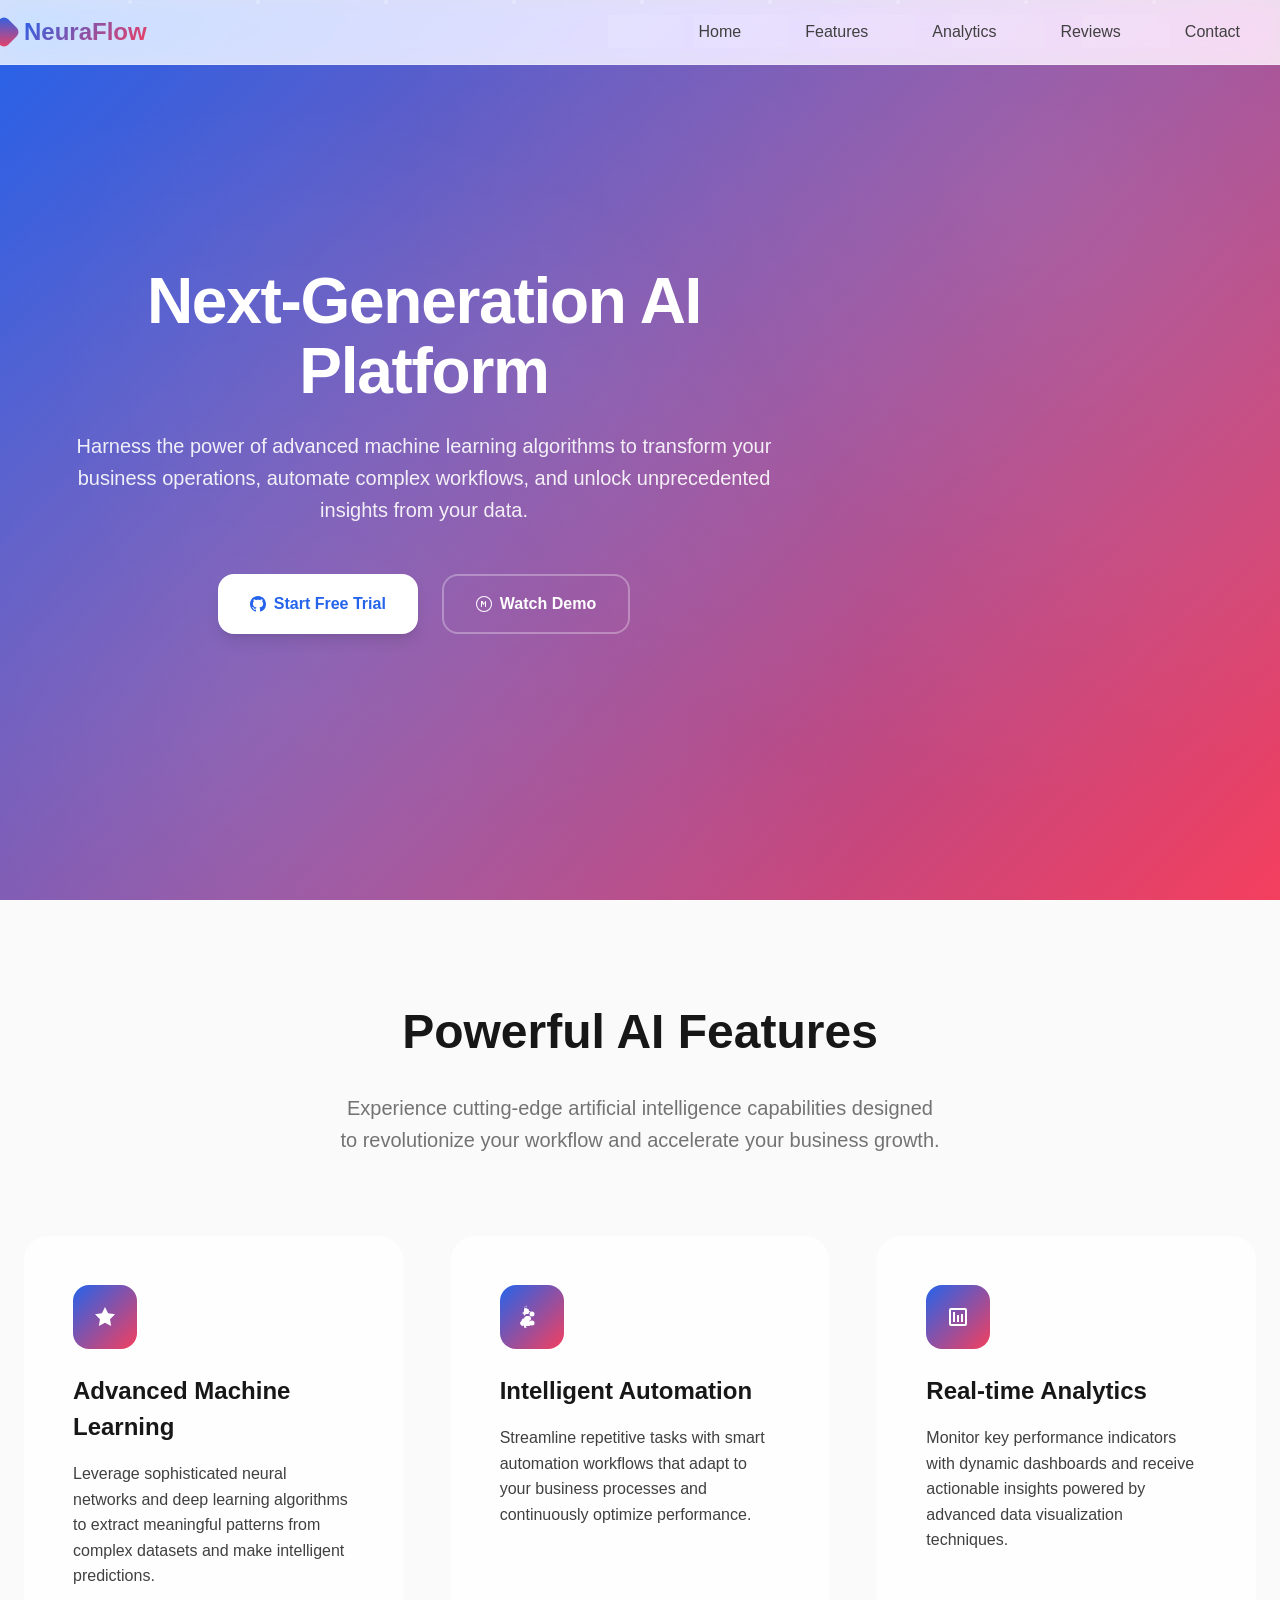
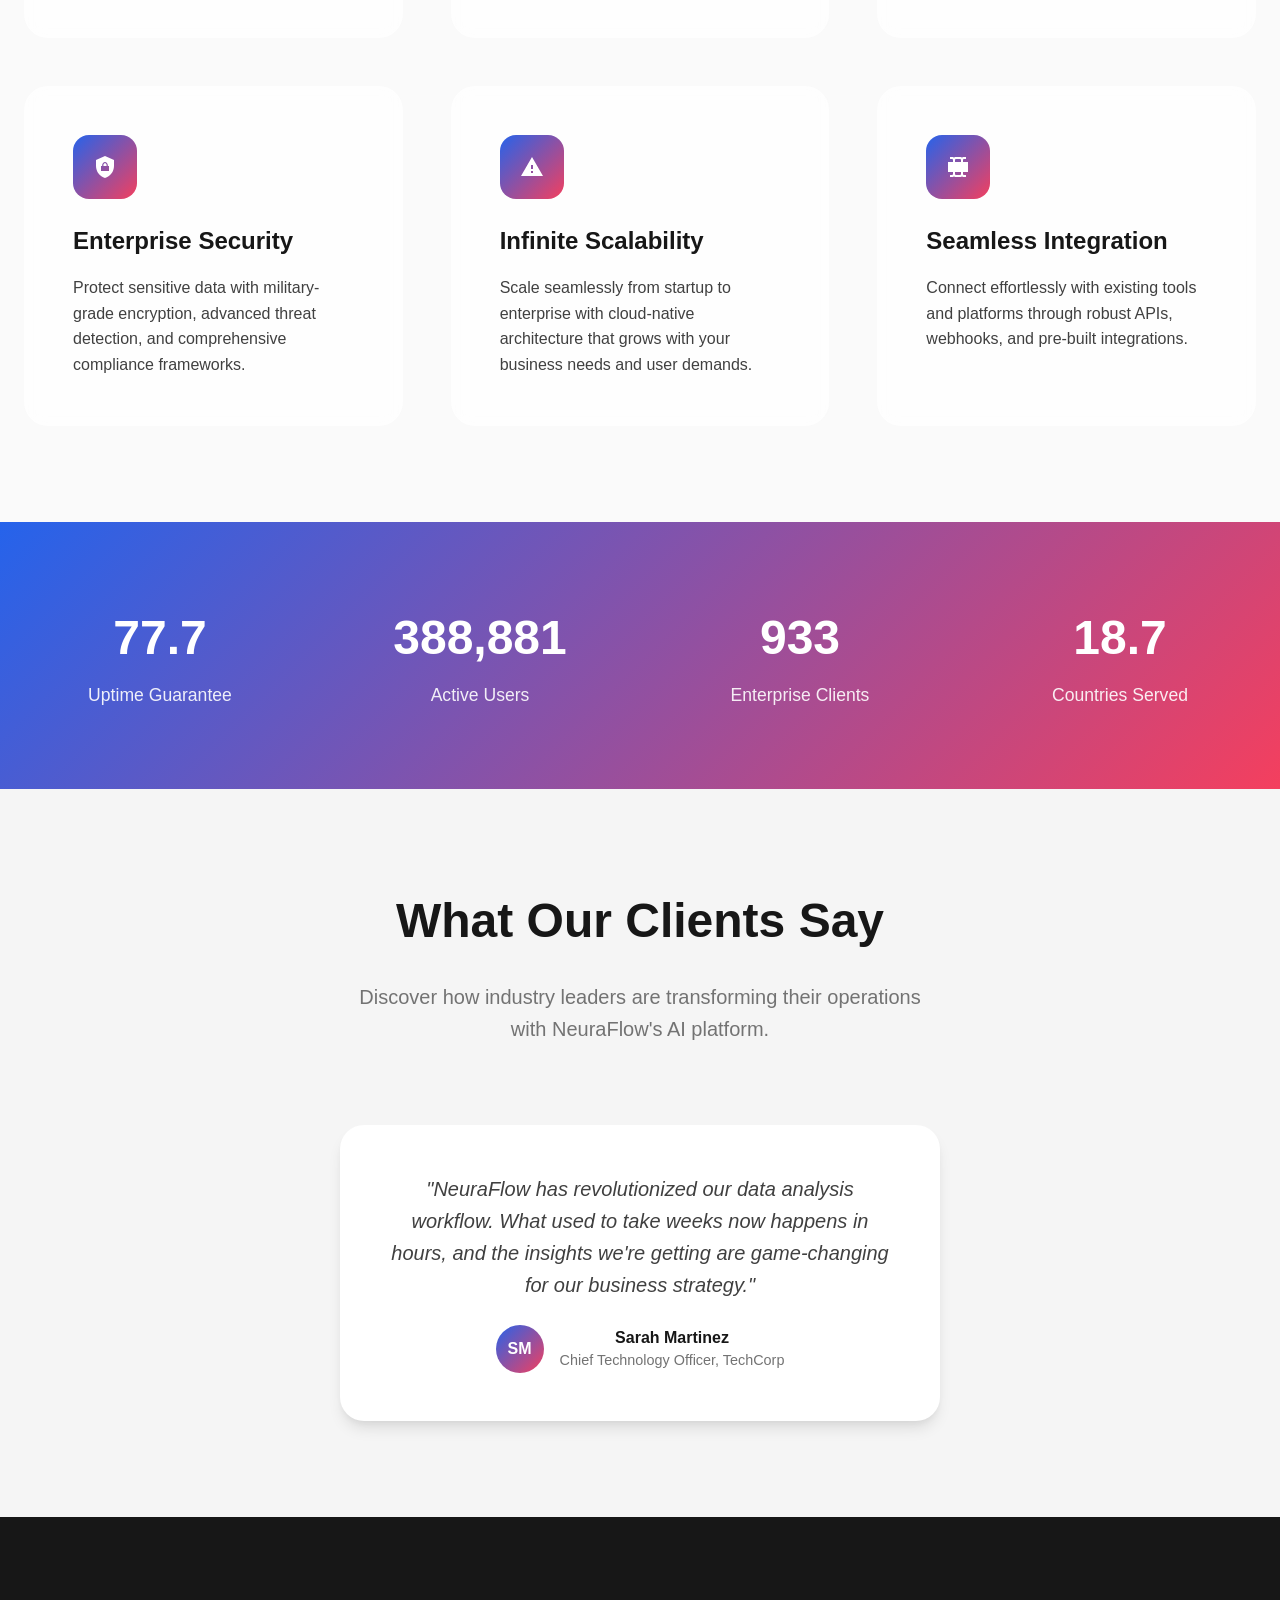
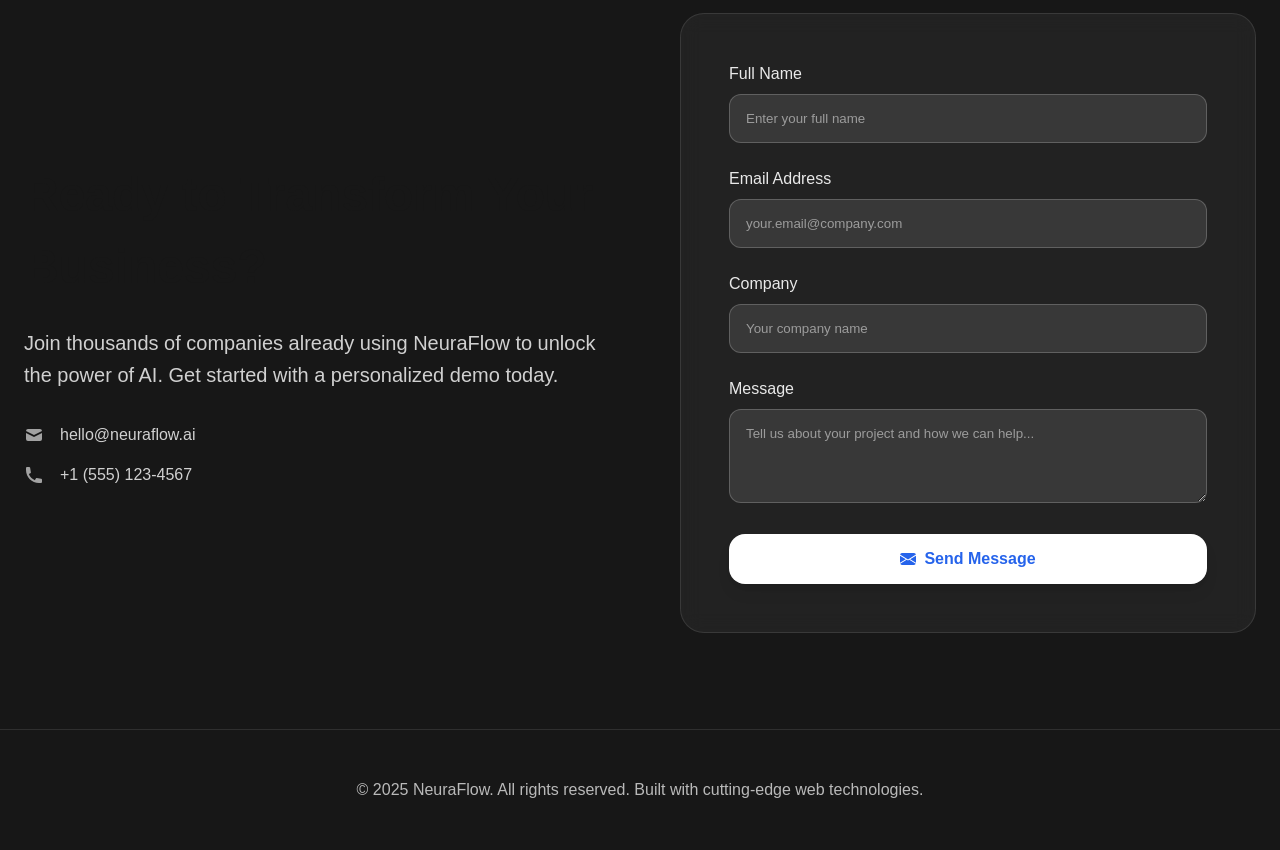
<file: clone/FIRST.html>
<!DOCTYPE html>
<html lang="en">
<head>
    <!-- META TAGS - Essential for modern web standards -->
    <meta charset="UTF-8">
    <meta name="viewport" content="width=device-width, initial-scale=1.0">
    <meta name="description" content="NeuraFlow - Advanced AI Solutions for Enterprise">
    <meta name="theme-color" content="#6366f1">
    <title>NeuraFlow - Next-Gen AI Platform</title>
    
    <!-- PRELOAD CRITICAL RESOURCES - Performance optimization technique -->
    <link rel="preload" href="data:font/woff2;base64," as="font" type="font/woff2" crossorigin>
    
    <style>
        /* ADVANCED CSS CUSTOM PROPERTIES - Senior dev organization pattern */
        :root {
            /* COLOR SYSTEM - Professional color palette */
            --primary-50: #f0f9ff;
            --primary-500: #3b82f6;
            --primary-600: #2563eb;
            --primary-700: #1d4ed8;
            --primary-900: #1e3a8a;
            
            --secondary-400: #fb7185;
            --secondary-500: #f43f5e;
            --secondary-600: #e11d48;
            
            --neutral-50: #fafafa;
            --neutral-100: #f5f5f5;
            --neutral-200: #e5e5e5;
            --neutral-300: #d4d4d4;
            --neutral-500: #737373;
            --neutral-700: #404040;
            --neutral-800: #262626;
            --neutral-900: #171717;
            
            /* GRADIENT SYSTEM - Professional gradient library */
            --gradient-primary: linear-gradient(135deg, var(--primary-600) 0%, var(--secondary-500) 100%);
            --gradient-secondary: linear-gradient(135deg, var(--primary-500) 0%, var(--primary-700) 100%);
            --gradient-accent: linear-gradient(135deg, var(--secondary-400) 0%, var(--secondary-600) 100%);
            --gradient-glass: linear-gradient(135deg, rgba(255,255,255,0.1) 0%, rgba(255,255,255,0.05) 100%);
            --gradient-text: linear-gradient(135deg, var(--primary-600), var(--secondary-500));
            
            /* SHADOW SYSTEM - Elevation design system */
            --shadow-sm: 0 1px 2px 0 rgba(0, 0, 0, 0.05);
            --shadow-md: 0 4px 6px -1px rgba(0, 0, 0, 0.1), 0 2px 4px -1px rgba(0, 0, 0, 0.06);
            --shadow-lg: 0 10px 15px -3px rgba(0, 0, 0, 0.1), 0 4px 6px -2px rgba(0, 0, 0, 0.05);
            --shadow-xl: 0 20px 25px -5px rgba(0, 0, 0, 0.1), 0 10px 10px -5px rgba(0, 0, 0, 0.04);
            --shadow-2xl: 0 25px 50px -12px rgba(0, 0, 0, 0.25);
            --shadow-glow: 0 0 20px rgba(59, 130, 246, 0.3);
            
            /* ANIMATION SYSTEM - Professional timing functions */
            --ease-in-out-cubic: cubic-bezier(0.645, 0.045, 0.355, 1);
            --ease-out-quart: cubic-bezier(0.25, 1, 0.5, 1);
            --ease-in-quart: cubic-bezier(0.5, 0, 0.75, 0);
            --ease-bounce: cubic-bezier(0.68, -0.55, 0.265, 1.55);
            
            /* SPACING SYSTEM - Consistent spacing scale */
            --space-xs: 0.25rem;
            --space-sm: 0.5rem;
            --space-md: 1rem;
            --space-lg: 1.5rem;
            --space-xl: 2rem;
            --space-2xl: 3rem;
            --space-3xl: 4rem;
            --space-4xl: 5rem;
            --space-5xl: 6rem;
            
            /* TYPOGRAPHY SYSTEM */
            --font-primary: 'Inter', -apple-system, BlinkMacSystemFont, 'Segoe UI', sans-serif;
            --font-mono: 'JetBrains Mono', 'Fira Code', monospace;
            
            /* BORDER RADIUS SYSTEM */
            --radius-sm: 0.375rem;
            --radius-md: 0.5rem;
            --radius-lg: 0.75rem;
            --radius-xl: 1rem;
            --radius-2xl: 1.5rem;
            --radius-full: 9999px;
            
            /* Z-INDEX SYSTEM - Organized layering */
            --z-dropdown: 1000;
            --z-sticky: 1020;
            --z-fixed: 1030;
            --z-modal-backdrop: 1040;
            --z-modal: 1050;
            --z-popover: 1060;
            --z-tooltip: 1070;
        }

        /* RESET & BASE STYLES - Modern CSS reset */
        *, *::before, *::after {
            box-sizing: border-box;
            margin: 0;
            padding: 0;
        }

        html {
            scroll-behavior: smooth;
            font-size: 16px;
            line-height: 1.5;
        }

        body {
            font-family: var(--font-primary);
            font-weight: 400;
            color: var(--neutral-700);
            background-color: var(--neutral-50);
            overflow-x: hidden;
            -webkit-font-smoothing: antialiased;
            -moz-osx-font-smoothing: grayscale;
            text-rendering: optimizeLegibility;
        }

        /* ACCESSIBILITY IMPROVEMENTS */
        @media (prefers-reduced-motion: reduce) {
            *, *::before, *::after {
                animation-duration: 0.01ms !important;
                animation-iteration-count: 1 !important;
                transition-duration: 0.01ms !important;
            }
        }

        /* UTILITY CLASSES - Senior dev pattern for reusability */
        .sr-only {
            position: absolute;
            width: 1px;
            height: 1px;
            padding: 0;
            margin: -1px;
            overflow: hidden;
            clip: rect(0, 0, 0, 0);
            white-space: nowrap;
            border: 0;
        }

        .container {
            width: 100%;
            max-width: 1280px;
            margin-left: auto;
            margin-right: auto;
            padding-left: var(--space-lg);
            padding-right: var(--space-lg);
        }

        /* ADVANCED NAVIGATION - Glassmorphism with backdrop blur */
        .navbar {
            position: fixed;
            top: 0;
            left: 0;
            right: 0;
            z-index: var(--z-fixed);
            backdrop-filter: blur(12px) saturate(180%);
            -webkit-backdrop-filter: blur(12px) saturate(180%);
            background: rgba(255, 255, 255, 0.8);
            border-bottom: 1px solid rgba(255, 255, 255, 0.2);
            transition: all 0.3s var(--ease-out-quart);
        }

        .navbar.scrolled {
            background: rgba(255, 255, 255, 0.95);
            box-shadow: var(--shadow-lg);
        }

        .nav-container {
            display: flex;
            align-items: center;
            justify-content: space-between;
            height: 4rem;
            position: relative;
        }

        /* ANIMATED LOGO - Advanced SVG animation */
        .logo {
            display: flex;
            align-items: center;
            font-size: 1.5rem;
            font-weight: 700;
            background: var(--gradient-text);
            -webkit-background-clip: text;
            background-clip: text;
            -webkit-text-fill-color: transparent;
            position: relative;
            cursor: pointer;
            transition: transform 0.3s var(--ease-bounce);
        }

        .logo:hover {
            transform: scale(1.05);
        }

        .logo::before {
            content: '';
            position: absolute;
            top: 50%;
            left: -2rem;
            width: 1.5rem;
            height: 1.5rem;
            background: var(--gradient-primary);
            border-radius: var(--radius-sm);
            transform: translateY(-50%) rotate(45deg);
            animation: logoSpin 4s var(--ease-in-out-cubic) infinite;
        }

        @keyframes logoSpin {
            0%, 100% { transform: translateY(-50%) rotate(45deg) scale(1); }
            50% { transform: translateY(-50%) rotate(225deg) scale(1.1); }
        }

        /* NAVIGATION MENU - Professional navigation pattern */
        .nav-menu {
            display: flex;
            list-style: none;
            gap: var(--space-xl);
            margin: 0;
        }

        .nav-link {
            position: relative;
            color: var(--neutral-700);
            text-decoration: none;
            font-weight: 500;
            padding: var(--space-sm) var(--space-md);
            border-radius: var(--radius-md);
            transition: all 0.3s var(--ease-out-quart);
            overflow: hidden;
        }

        .nav-link::before {
            content: '';
            position: absolute;
            top: 0;
            left: -100%;
            width: 100%;
            height: 100%;
            background: var(--gradient-glass);
            transition: left 0.3s var(--ease-out-quart);
            z-index: -1;
        }

        .nav-link:hover::before {
            left: 0;
        }

        .nav-link:hover {
            color: var(--primary-600);
            transform: translateY(-1px);
        }

        /* MOBILE MENU TOGGLE - Hamburger animation */
        .mobile-toggle {
            display: none;
            flex-direction: column;
            justify-content: space-around;
            width: 1.5rem;
            height: 1.5rem;
            background: transparent;
            border: none;
            cursor: pointer;
            padding: 0;
        }

        .mobile-toggle span {
            width: 100%;
            height: 2px;
            background: var(--neutral-700);
            border-radius: 1px;
            transition: all 0.3s var(--ease-out-quart);
            transform-origin: center;
        }

        .mobile-toggle.active span:nth-child(1) {
            transform: rotate(45deg) translate(5px, 5px);
        }

        .mobile-toggle.active span:nth-child(2) {
            opacity: 0;
        }

        .mobile-toggle.active span:nth-child(3) {
            transform: rotate(-45deg) translate(7px, -6px);
        }

        /* HERO SECTION - Premium hero with advanced animations */
        .hero {
            min-height: 100vh;
            display: flex;
            align-items: center;
            justify-content: center;
            position: relative;
            background: var(--gradient-primary);
            overflow: hidden;
        }

        /* ADVANCED BACKGROUND ANIMATION - Floating geometric shapes */
        .hero::before {
            content: '';
            position: absolute;
            top: 0;
            left: 0;
            right: 0;
            bottom: 0;
            background-image: 
                radial-gradient(circle at 20% 80%, rgba(255, 255, 255, 0.1) 0%, transparent 50%),
                radial-gradient(circle at 80% 20%, rgba(255, 255, 255, 0.1) 0%, transparent 50%),
                radial-gradient(circle at 40% 40%, rgba(255, 255, 255, 0.05) 0%, transparent 50%);
            animation: backgroundFloat 20s ease-in-out infinite;
        }

        @keyframes backgroundFloat {
            0%, 100% { transform: translate(0, 0) rotate(0deg); }
            33% { transform: translate(30px, -30px) rotate(120deg); }
            66% { transform: translate(-20px, 20px) rotate(240deg); }
        }

        /* ANIMATED PARTICLES - CSS-only particle system */
        .particles {
            position: absolute;
            top: 0;
            left: 0;
            width: 100%;
            height: 100%;
            pointer-events: none;
        }

        .particle {
            position: absolute;
            width: 4px;
            height: 4px;
            background: rgba(255, 255, 255, 0.6);
            border-radius: 50%;
            animation: particleFloat 8s linear infinite;
        }

        .particle:nth-child(1) { left: 10%; animation-delay: 0s; animation-duration: 6s; }
        .particle:nth-child(2) { left: 20%; animation-delay: 1s; animation-duration: 8s; }
        .particle:nth-child(3) { left: 30%; animation-delay: 2s; animation-duration: 7s; }
        .particle:nth-child(4) { left: 40%; animation-delay: 3s; animation-duration: 9s; }
        .particle:nth-child(5) { left: 50%; animation-delay: 4s; animation-duration: 6s; }
        .particle:nth-child(6) { left: 60%; animation-delay: 5s; animation-duration: 8s; }
        .particle:nth-child(7) { left: 70%; animation-delay: 6s; animation-duration: 7s; }
        .particle:nth-child(8) { left: 80%; animation-delay: 7s; animation-duration: 9s; }
        .particle:nth-child(9) { left: 90%; animation-delay: 8s; animation-duration: 6s; }

        @keyframes particleFloat {
            0% {
                transform: translateY(100vh) scale(0);
                opacity: 0;
            }
            10% {
                opacity: 1;
            }
            90% {
                opacity: 1;
            }
            100% {
                transform: translateY(-10vh) scale(1);
                opacity: 0;
            }
        }

        /* HERO CONTENT - Premium typography and animations */
        .hero-content {
            text-align: center;
            color: white;
            z-index: 10;
            position: relative;
            max-width: 800px;
            padding: var(--space-xl);
        }

        .hero-title {
            font-size: clamp(2.5rem, 5vw, 4rem);
            font-weight: 800;
            line-height: 1.1;
            margin-bottom: var(--space-lg);
            opacity: 0;
            animation: titleReveal 1.2s var(--ease-out-quart) 0.5s forwards;
            letter-spacing: -0.02em;
        }

        @keyframes titleReveal {
            0% {
                opacity: 0;
                transform: translateY(50px) scale(0.9);
            }
            100% {
                opacity: 1;
                transform: translateY(0) scale(1);
            }
        }

        .hero-subtitle {
            font-size: clamp(1.1rem, 2vw, 1.25rem);
            opacity: 0.9;
            margin-bottom: var(--space-2xl);
            opacity: 0;
            animation: subtitleReveal 1.2s var(--ease-out-quart) 0.8s forwards;
            font-weight: 400;
            line-height: 1.6;
        }

        @keyframes subtitleReveal {
            0% {
                opacity: 0;
                transform: translateY(30px);
            }
            100% {
                opacity: 0.9;
                transform: translateY(0);
            }
        }

        /* ADVANCED CTA BUTTONS - Multiple button states and animations */
        .cta-group {
            display: flex;
            gap: var(--space-lg);
            justify-content: center;
            flex-wrap: wrap;
            opacity: 0;
            animation: ctaReveal 1.2s var(--ease-out-quart) 1.1s forwards;
        }

        @keyframes ctaReveal {
            0% {
                opacity: 0;
                transform: translateY(30px);
            }
            100% {
                opacity: 1;
                transform: translateY(0);
            }
        }

        .btn {
            display: inline-flex;
            align-items: center;
            gap: var(--space-sm);
            padding: var(--space-md) var(--space-xl);
            border-radius: var(--radius-xl);
            font-weight: 600;
            text-decoration: none;
            transition: all 0.3s var(--ease-out-quart);
            position: relative;
            overflow: hidden;
            border: none;
            cursor: pointer;
            font-size: 1rem;
        }

        .btn-primary {
            background: white;
            color: var(--primary-600);
            box-shadow: var(--shadow-lg);
        }

        .btn-primary::before {
            content: '';
            position: absolute;
            top: 0;
            left: -100%;
            width: 100%;
            height: 100%;
            background: var(--gradient-secondary);
            transition: left 0.3s var(--ease-out-quart);
            z-index: -1;
        }

        .btn-primary:hover::before {
            left: 0;
        }

        .btn-primary:hover {
            color: white;
            transform: translateY(-2px);
            box-shadow: var(--shadow-2xl);
        }

        .btn-secondary {
            background: transparent;
            color: white;
            border: 2px solid rgba(255, 255, 255, 0.3);
            backdrop-filter: blur(10px);
        }

        .btn-secondary:hover {
            background: rgba(255, 255, 255, 0.1);
            border-color: rgba(255, 255, 255, 0.6);
            transform: translateY(-2px);
        }

        /* FEATURES SECTION - Premium grid layout */
        .features {
            padding: var(--space-5xl) 0;
            background: var(--neutral-50);
            position: relative;
        }

        .section-header {
            text-align: center;
            margin-bottom: var(--space-4xl);
        }

        .section-title {
            font-size: clamp(2rem, 4vw, 3rem);
            font-weight: 700;
            color: var(--neutral-900);
            margin-bottom: var(--space-lg);
            position: relative;
        }

        .section-subtitle {
            font-size: 1.25rem;
            color: var(--neutral-500);
            max-width: 600px;
            margin: 0 auto;
            line-height: 1.6;
        }

        /* ADVANCED GRID SYSTEM - Auto-fit responsive grid */
        .features-grid {
            display: grid;
            grid-template-columns: repeat(auto-fit, minmax(350px, 1fr));
            gap: var(--space-2xl);
            margin-top: var(--space-3xl);
        }

        /* PREMIUM FEATURE CARDS - Glassmorphism and micro-interactions */
        .feature-card {
            position: relative;
            padding: var(--space-2xl);
            background: rgba(255, 255, 255, 0.7);
            backdrop-filter: blur(10px);
            border-radius: var(--radius-2xl);
            border: 1px solid rgba(255, 255, 255, 0.2);
            transition: all 0.4s var(--ease-out-quart);
            overflow: hidden;
        }

        .feature-card::before {
            content: '';
            position: absolute;
            top: 0;
            left: 0;
            right: 0;
            height: 4px;
            background: var(--gradient-primary);
            transform: scaleX(0);
            transition: transform 0.4s var(--ease-out-quart);
        }

        .feature-card:hover::before {
            transform: scaleX(1);
        }

        .feature-card:hover {
            transform: translateY(-8px);
            background: rgba(255, 255, 255, 0.9);
            box-shadow: var(--shadow-2xl);
        }

        /* ANIMATED FEATURE ICONS - CSS-only icon animations */
        .feature-icon {
            width: 4rem;
            height: 4rem;
            background: var(--gradient-primary);
            border-radius: var(--radius-xl);
            display: flex;
            align-items: center;
            justify-content: center;
            margin-bottom: var(--space-lg);
            position: relative;
            overflow: hidden;
        }

        .feature-icon::before {
            content: '';
            position: absolute;
            top: 50%;
            left: 50%;
            width: 0;
            height: 0;
            background: rgba(255, 255, 255, 0.3);
            border-radius: 50%;
            transform: translate(-50%, -50%);
            transition: all 0.4s var(--ease-out-quart);
        }

        .feature-card:hover .feature-icon::before {
            width: 100%;
            height: 100%;
        }

        .feature-icon svg {
            width: 1.5rem;
            height: 1.5rem;
            fill: white;
            z-index: 1;
            position: relative;
        }

        .feature-title {
            font-size: 1.5rem;
            font-weight: 600;
            color: var(--neutral-900);
            margin-bottom: var(--space-md);
        }

        .feature-description {
            color: var(--neutral-600);
            line-height: 1.6;
        }

        /* STATS SECTION - Animated counters */
        .stats {
            padding: var(--space-4xl) 0;
            background: var(--gradient-primary);
            color: white;
        }

        .stats-grid {
            display: grid;
            grid-template-columns: repeat(auto-fit, minmax(200px, 1fr));
            gap: var(--space-2xl);
        }

        .stat-item {
            text-align: center;
        }

        .stat-number {
            font-size: 3rem;
            font-weight: 800;
            display: block;
            margin-bottom: var(--space-sm);
        }

        .stat-label {
            font-size: 1.1rem;
            opacity: 0.9;
        }

        /* TESTIMONIALS - Advanced carousel */
        .testimonials {
            padding: var(--space-5xl) 0;
            background: var(--neutral-100);
        }

        .testimonial-card {
            background: white;
            padding: var(--space-2xl);
            border-radius: var(--radius-2xl);
            box-shadow: var(--shadow-lg);
            text-align: center;
            max-width: 600px;
            margin: 0 auto;
        }

        .testimonial-text {
            font-size: 1.25rem;
            font-style: italic;
            color: var(--neutral-700);
            margin-bottom: var(--space-lg);
            line-height: 1.6;
        }

        .testimonial-author {
            display: flex;
            align-items: center;
            justify-content: center;
            gap: var(--space-md);
        }

        .author-avatar {
            width: 3rem;
            height: 3rem;
            background: var(--gradient-primary);
            border-radius: 50%;
            display: flex;
            align-items: center;
            justify-content: center;
            color: white;
            font-weight: 600;
        }

        .author-info h4 {
            font-weight: 600;
            color: var(--neutral-900);
        }

        .author-info p {
            color: var(--neutral-500);
            font-size: 0.9rem;
        }

        /* CONTACT SECTION - Premium form design */
        .contact {
            padding: var(--space-5xl) 0;
            background: var(--neutral-900);
            color: white;
        }

        .contact-container {
            display: grid;
            grid-template-columns: 1fr 1fr;
            gap: var(--space-4xl);
            align-items: center;
        }

        .contact-form {
            background: rgba(255, 255, 255, 0.05);
            backdrop-filter: blur(10px);
            padding: var(--space-2xl);
            border-radius: var(--radius-2xl);
            border: 1px solid rgba(255, 255, 255, 0.1);
        }

        .form-group {
            margin-bottom: var(--space-lg);
        }

        .form-group label {
            display: block;
            margin-bottom: var(--space-sm);
            font-weight: 500;
            color: rgba(255, 255, 255, 0.9);
        }

        .form-group input,
        .form-group textarea {
            width: 100%;
            padding: var(--space-md);
            background: rgba(255, 255, 255, 0.1);
            border: 1px solid rgba(255, 255, 255, 0.2);
            border-radius: var(--radius-lg);
            color: white;
            font-family: inherit;
            transition: all 0.3s var(--ease-out-quart);
        }

        .form-group input:focus,
        .form-group textarea:focus {
            outline: none;
            border-color: var(--primary-500);
            box-shadow: 0 0 0 3px rgba(59, 130, 246, 0.2);
            background: rgba(255, 255, 255, 0.15);
        }

        .form-group input::placeholder,
        .form-group textarea::placeholder {
            color: rgba(255, 255, 255, 0.5);
        }

        /* FOOTER - Premium footer design */
        .footer {
            background: var(--neutral-900);
            border-top: 1px solid rgba(255, 255, 255, 0.1);
            padding: var(--space-2xl) 0;
            color: rgba(255, 255, 255, 0.7);
            text-align: center;
        }

        /* SCROLL INDICATOR - Premium scroll progress bar */
        .scroll-progress {
            position: fixed;
            top: 0;
            left: 0;
            width: 0;
            height: 3px;
            background: var(--gradient-primary);
            z-index: var(--z-fixed);
            transition: width 0.1s ease;
        }

        /* SCROLL TO TOP - Floating action button */
        .scroll-top {
            position: fixed;
            bottom: var(--space-xl);
            right: var(--space-xl);
            width: 3rem;
            height: 3rem;
            background: var(--gradient-primary);
            border: none;
            border-radius: 50%;
            color: white;
            font-size: 1.2rem;
            cursor: pointer;
            box-shadow: var(--shadow-xl);
            transition: all 0.3s var(--ease-bounce);
            z-index: var(--z-sticky);
            opacity: 0;
            visibility: hidden;
            transform: scale(0);
        }

        .scroll-top.visible {
            opacity: 1;
            visibility: visible;
            transform: scale(1);
        }

        .scroll-top:hover {
            transform: scale(1.1);
            box-shadow: var(--shadow-glow);
        }

        /* INTERSECTION OBSERVER ANIMATIONS - Professional reveal animations */
        .reveal {
            opacity: 0;
            transform: translateY(50px);
            transition: all 0.8s var(--ease-out-quart);
        }

        .reveal.revealed {
            opacity: 1;
            transform: translateY(0);
        }

        .reveal-delay-1 { transition-delay: 0.1s; }
        .reveal-delay-2 { transition-delay: 0.2s; }
        .reveal-delay-3 { transition-delay: 0.3s; }

        /* RESPONSIVE DESIGN - Mobile-first approach */
        @media (max-width: 768px) {
            .mobile-toggle {
                display: flex;
            }

            .nav-menu {
                position: absolute;
                top: 100%;
                left: 0;
                right: 0;
                background: rgba(255, 255, 255, 0.95);
                backdrop-filter: blur(12px);
                flex-direction: column;
                padding: var(--space-lg);
                box-shadow: var(--shadow-xl);
                transform: translateY(-100%);
                opacity: 0;
                visibility: hidden;
                transition: all 0.3s var(--ease-out-quart);
            }

            .nav-menu.active {
                transform: translateY(0);
                opacity: 1;
                visibility: visible;
            }

            .hero-title {
                font-size: 2.5rem;
            }

            .cta-group {
                flex-direction: column;
                align-items: center;
            }

            .contact-container {
                grid-template-columns: 1fr;
                gap: var(--space-2xl);
            }

            .stats-grid {
                grid-template-columns: repeat(2, 1fr);
            }
        }

        @media (max-width: 480px) {
            .features-grid {
                grid-template-columns: 1fr;
            }
            
            .stats-grid {
                grid-template-columns: 1fr;
            }
        }

        /* LOADING ANIMATION - Premium page loader */
        .page-loader {
            position: fixed;
            top: 0;
            left: 0;
            width: 100%;
            height: 100%;
            background: var(--gradient-primary);
            display: flex;
            align-items: center;
            justify-content: center;
            z-index: 9999;
            transition: opacity 0.5s ease, visibility 0.5s ease;
        }

        .page-loader.hidden {
            opacity: 0;
            visibility: hidden;
        }

        .loader {
            width: 50px;
            height: 50px;
            position: relative;
        }

        .loader::before,
        .loader::after {
            content: '';
            position: absolute;
            border: 3px solid rgba(255, 255, 255, 0.3);
            border-radius: 50%;
            animation: loaderSpin 1s linear infinite;
        }

        .loader::before {
            width: 50px;
            height: 50px;
            border-top-color: white;
        }

        .loader::after {
            width: 30px;
            height: 30px;
            top: 10px;
            left: 10px;
            border-bottom-color: white;
            animation-direction: reverse;
            animation-duration: 0.8s;
        }

        @keyframes loaderSpin {
            0% { transform: rotate(0deg); }
            100% { transform: rotate(360deg); }
        }
    </style>
</head>
<body>
    <!-- PAGE LOADER - Professional loading screen -->
    <div class="page-loader" id="pageLoader">
        <div class="loader"></div>
    </div>

    <!-- SCROLL PROGRESS INDICATOR - Visual scroll feedback -->
    <div class="scroll-progress" id="scrollProgress"></div>

    <!-- NAVIGATION - Advanced responsive navigation -->
    <nav class="navbar" id="navbar">
        <div class="container">
            <div class="nav-container">
                <!-- LOGO WITH ANIMATION -->
                <div class="logo">
                    <span class="sr-only">NeuraFlow</span>
                    NeuraFlow
                </div>

                <!-- DESKTOP NAVIGATION MENU -->
                <ul class="nav-menu" id="navMenu">
                    <li><a href="#home" class="nav-link">Home</a></li>
                    <li><a href="#features" class="nav-link">Features</a></li>
                    <li><a href="#stats" class="nav-link">Analytics</a></li>
                    <li><a href="#testimonials" class="nav-link">Reviews</a></li>
                    <li><a href="#contact" class="nav-link">Contact</a></li>
                </ul>

                <!-- MOBILE MENU TOGGLE -->
                <button class="mobile-toggle" id="mobileToggle" aria-label="Toggle navigation menu">
                    <span></span>
                    <span></span>
                    <span></span>
                </button>
            </div>
        </div>
    </nav>

    <!-- HERO SECTION - Premium hero with particles -->
    <section class="hero" id="home">
        <!-- ANIMATED PARTICLES BACKGROUND -->
        <div class="particles">
            <div class="particle"></div>
            <div class="particle"></div>
            <div class="particle"></div>
            <div class="particle"></div>
            <div class="particle"></div>
            <div class="particle"></div>
            <div class="particle"></div>
            <div class="particle"></div>
            <div class="particle"></div>
        </div>

        <div class="container">
            <div class="hero-content">
                <h1 class="hero-title">
                    Next-Generation AI Platform
                </h1>
                <p class="hero-subtitle">
                    Harness the power of advanced machine learning algorithms to transform your business operations, automate complex workflows, and unlock unprecedented insights from your data.
                </p>
                <div class="cta-group">
                    <a href="#contact" class="btn btn-primary">
                        <svg width="16" height="16" viewBox="0 0 16 16" fill="currentColor">
                            <path d="M8 0C3.58 0 0 3.58 0 8c0 3.54 2.29 6.53 5.47 7.59.4.07.55-.17.55-.38 0-.19-.01-.82-.01-1.49-2.01.37-2.53-.49-2.69-.94-.09-.23-.48-.94-.82-1.13-.28-.15-.68-.52-.01-.53.63-.01 1.08.58 1.23.82.72 1.21 1.87.87 2.33.66.07-.52.28-.87.51-1.07-1.78-.2-3.64-.89-3.64-3.95 0-.87.31-1.59.82-2.15-.08-.2-.36-1.02.08-2.12 0 0 .67-.21 2.2.82.64-.18 1.32-.27 2-.27.68 0 1.36.09 2 .27 1.53-1.04 2.2-.82 2.2-.82.44 1.1.16 1.92.08 2.12.51.56.82 1.27.82 2.15 0 3.07-1.87 3.75-3.65 3.95.29.25.54.73.54 1.48 0 1.07-.01 1.93-.01 2.2 0 .21.15.46.55.38A8.013 8.013 0 0016 8c0-4.42-3.58-8-8-8z"/>
                        </svg>
                        Start Free Trial
                    </a>
                    <a href="#features" class="btn btn-secondary">
                        <svg width="16" height="16" viewBox="0 0 16 16" fill="currentColor">
                            <path d="M8 15A7 7 0 1 1 8 1a7 7 0 0 1 0 14zm0 1A8 8 0 1 0 8 0a8 8 0 0 0 0 16z"/>
                            <path d="M6.271 5.055a.5.5 0 0 1 .52.26L8 7.86l1.209-2.544a.5.5 0 0 1 .52-.26A.5.5 0 0 1 10 5.5v5a.5.5 0 0 1-1 0V6.707L7.791 8.79a.5.5 0 0 1-.582 0L6 6.707V10.5a.5.5 0 0 1-1 0v-5a.5.5 0 0 1 .271-.445z"/>
                        </svg>
                        Watch Demo
                    </a>
                </div>
            </div>
        </div>
    </section>

    <!-- FEATURES SECTION - Premium feature showcase -->
    <section class="features" id="features">
        <div class="container">
            <div class="section-header reveal">
                <h2 class="section-title">Powerful AI Features</h2>
                <p class="section-subtitle">
                    Experience cutting-edge artificial intelligence capabilities designed to revolutionize your workflow and accelerate your business growth.
                </p>
            </div>

            <div class="features-grid">
                <!-- FEATURE 1 - MACHINE LEARNING -->
                <div class="feature-card reveal reveal-delay-1">
                    <div class="feature-icon">
                        <svg width="24" height="24" viewBox="0 0 24 24" fill="currentColor">
                            <path d="M12 2l3.09 6.26L22 9.27l-5 4.87 1.18 6.88L12 17.77l-6.18 3.25L7 14.14 2 9.27l6.91-1.01L12 2z"/>
                        </svg>
                    </div>
                    <h3 class="feature-title">Advanced Machine Learning</h3>
                    <p class="feature-description">
                        Leverage sophisticated neural networks and deep learning algorithms to extract meaningful patterns from complex datasets and make intelligent predictions.
                    </p>
                </div>

                <!-- FEATURE 2 - AUTOMATION -->
                <div class="feature-card reveal reveal-delay-2">
                    <div class="feature-icon">
                        <svg width="24" height="24" viewBox="0 0 24 24" fill="currentColor">
                            <path d="M12 6.5A2.5 2.5 0 0 1 14.5 9a2.5 2.5 0 0 1-2.5 2.5A2.5 2.5 0 0 1 9.5 9A2.5 2.5 0 0 1 12 6.5m0 9A2.5 2.5 0 0 1 14.5 18a2.5 2.5 0 0 1-2.5 2.5A2.5 2.5 0 0 1 9.5 18a2.5 2.5 0 0 1 2.5-2.5M6 1L4 3v2.5A2.5 2.5 0 0 1 1.5 8A2.5 2.5 0 0 1 4 10.5V13l2-2h2.5A2.5 2.5 0 0 1 11 13.5A2.5 2.5 0 0 1 8.5 16H6l-2 2v2.5A2.5 2.5 0 0 1 6.5 23A2.5 2.5 0 0 1 4 20.5V18l2-2h2.5a2.5 2.5 0 0 1 0 5H6l-2 2v-2.5A2.5 2.5 0 0 1 1.5 16A2.5 2.5 0 0 1 4 13.5V11l2-2h2.5A2.5 2.5 0 0 1 11 6.5A2.5 2.5 0 0 1 8.5 4H6l-2 2V3.5A2.5 2.5 0 0 1 6.5 1A2.5 2.5 0 0 1 4 3.5V6l2-2h2.5a2.5 2.5 0 0 1 0-5H6Z"/>
                        </svg>
                    </div>
                    <h3 class="feature-title">Intelligent Automation</h3>
                    <p class="feature-description">
                        Streamline repetitive tasks with smart automation workflows that adapt to your business processes and continuously optimize performance.
                    </p>
                </div>

                <!-- FEATURE 3 - ANALYTICS -->
                <div class="feature-card reveal reveal-delay-3">
                    <div class="feature-icon">
                        <svg width="24" height="24" viewBox="0 0 24 24" fill="currentColor">
                            <path d="M3 5v14a2 2 0 002 2h14a2 2 0 002-2V5a2 2 0 00-2-2H5a2 2 0 00-2 2zm2 0h14v14H5V5zm2 2v10h2V7H7zm4 3v7h2v-7h-2zm4-1v8h2V9h-2z"/>
                        </svg>
                    </div>
                    <h3 class="feature-title">Real-time Analytics</h3>
                    <p class="feature-description">
                        Monitor key performance indicators with dynamic dashboards and receive actionable insights powered by advanced data visualization techniques.
                    </p>
                </div>

                <!-- FEATURE 4 - SECURITY -->
                <div class="feature-card reveal reveal-delay-1">
                    <div class="feature-icon">
                        <svg width="24" height="24" viewBox="0 0 24 24" fill="currentColor">
                            <path d="M12,1L3,5V11C3,16.55 6.84,21.74 12,23C17.16,21.74 21,16.55 21,11V5L12,1M12,7C13.4,7 14.8,8.6 14.8,10V11H16V16H8V11H9.2V10C9.2,8.6 10.6,7 12,7M12,8.2C11.2,8.2 10.4,8.7 10.4,10V11H13.6V10C13.6,8.7 12.8,8.2 12,8.2Z"/>
                        </svg>
                    </div>
                    <h3 class="feature-title">Enterprise Security</h3>
                    <p class="feature-description">
                        Protect sensitive data with military-grade encryption, advanced threat detection, and comprehensive compliance frameworks.
                    </p>
                </div>

                <!-- FEATURE 5 - SCALABILITY -->
                <div class="feature-card reveal reveal-delay-2">
                    <div class="feature-icon">
                        <svg width="24" height="24" viewBox="0 0 24 24" fill="currentColor">
                            <path d="M13,14H11V10H13M13,18H11V16H13M1,21H23L12,2"/>
                        </svg>
                    </div>
                    <h3 class="feature-title">Infinite Scalability</h3>
                    <p class="feature-description">
                        Scale seamlessly from startup to enterprise with cloud-native architecture that grows with your business needs and user demands.
                    </p>
                </div>

                <!-- FEATURE 6 - INTEGRATION -->
                <div class="feature-card reveal reveal-delay-3">
                    <div class="feature-icon">
                        <svg width="24" height="24" viewBox="0 0 24 24" fill="currentColor">
                            <path d="M17,7H22V17H17V19A1,1 0 0,0 18,20H20V22H17.5C16.95,22 16,21.55 16,21C16,21.55 15.05,22 14.5,22H12V20H14A1,1 0 0,0 15,19V17H9V19A1,1 0 0,0 10,20H12V22H9.5C8.95,22 8,21.55 8,21C8,21.55 7.05,22 6.5,22H4V20H6A1,1 0 0,0 7,19V17H2V7H7V5A1,1 0 0,0 6,4H4V2H6.5C7.05,2 8,2.45 8,3C8,2.45 8.95,2 9.5,2H12V4H10A1,1 0 0,0 9,5V7H15V5A1,1 0 0,0 14,4H12V2H14.5C15.05,2 16,2.45 16,3C16,2.45 16.95,2 17.5,2H20V4H18A1,1 0 0,0 17,5V7Z"/>
                        </svg>
                    </div>
                    <h3 class="feature-title">Seamless Integration</h3>
                    <p class="feature-description">
                        Connect effortlessly with existing tools and platforms through robust APIs, webhooks, and pre-built integrations.
                    </p>
                </div>
            </div>
        </div>
    </section>

    <!-- STATS SECTION - Animated counters -->
    <section class="stats" id="stats">
        <div class="container">
            <div class="stats-grid">
                <div class="stat-item reveal">
                    <span class="stat-number" data-count="99.9">0</span>
                    <span class="stat-label">Uptime Guarantee</span>
                </div>
                <div class="stat-item reveal reveal-delay-1">
                    <span class="stat-number" data-count="500000">0</span>
                    <span class="stat-label">Active Users</span>
                </div>
                <div class="stat-item reveal reveal-delay-2">
                    <span class="stat-number" data-count="1200">0</span>
                    <span class="stat-label">Enterprise Clients</span>
                </div>
                <div class="stat-item reveal reveal-delay-3">
                    <span class="stat-number" data-count="24">0</span>
                    <span class="stat-label">Countries Served</span>
                </div>
            </div>
        </div>
    </section>

    <!-- TESTIMONIALS SECTION -->
    <section class="testimonials" id="testimonials">
        <div class="container">
            <div class="section-header reveal">
                <h2 class="section-title">What Our Clients Say</h2>
                <p class="section-subtitle">
                    Discover how industry leaders are transforming their operations with NeuraFlow's AI platform.
                </p>
            </div>

            <div class="testimonial-card reveal">
                <blockquote class="testimonial-text">
                    "NeuraFlow has revolutionized our data analysis workflow. What used to take weeks now happens in hours, and the insights we're getting are game-changing for our business strategy."
                </blockquote>
                <div class="testimonial-author">
                    <div class="author-avatar">SM</div>
                    <div class="author-info">
                        <h4>Sarah Martinez</h4>
                        <p>Chief Technology Officer, TechCorp</p>
                    </div>
                </div>
            </div>
        </div>
    </section>

    <!-- CONTACT SECTION - Premium contact form -->
    <section class="contact" id="contact">
        <div class="container">
            <div class="contact-container">
                <div class="reveal">
                    <h2 class="section-title">Ready to Transform Your Business?</h2>
                    <p class="section-subtitle" style="color: rgba(255,255,255,0.8); margin-bottom: 2rem;">
                        Join thousands of companies already using NeuraFlow to unlock the power of AI. Get started with a personalized demo today.
                    </p>
                    <div style="display: flex; flex-direction: column; gap: 1rem;">
                        <div style="display: flex; align-items: center; gap: 1rem;">
                            <svg width="20" height="20" viewBox="0 0 20 20" fill="currentColor" style="color: rgba(255,255,255,0.6);">
                                <path d="M2.003 5.884L10 9.882l7.997-3.998A2 2 0 0016 4H4a2 2 0 00-1.997 1.884z"/>
                                <path d="M18 8.118l-8 4-8-4V14a2 2 0 002 2h12a2 2 0 002-2V8.118z"/>
                            </svg>
                            <span style="color: rgba(255,255,255,0.8);">hello@neuraflow.ai</span>
                        </div>
                        <div style="display: flex; align-items: center; gap: 1rem;">
                            <svg width="20" height="20" viewBox="0 0 20 20" fill="currentColor" style="color: rgba(255,255,255,0.6);">
                                <path d="M2 3a1 1 0 011-1h2.153a1 1 0 01.986.836l.74 4.435a1 1 0 01-.54 1.06l-1.548.773a11.037 11.037 0 006.105 6.105l.774-1.548a1 1 0 011.059-.54l4.435.74a1 1 0 01.836.986V17a1 1 0 01-1 1h-2C7.82 18 2 12.18 2 5V3z"/>
                            </svg>
                            <span style="color: rgba(255,255,255,0.8);">+1 (555) 123-4567</span>
                        </div>
                    </div>
                </div>
                
                <form class="contact-form reveal" id="contactForm">
                    <div class="form-group">
                        <label for="name">Full Name</label>
                        <input type="text" id="name" name="name" placeholder="Enter your full name" required>
                    </div>
                    <div class="form-group">
                        <label for="email">Email Address</label>
                        <input type="email" id="email" name="email" placeholder="your.email@company.com" required>
                    </div>
                    <div class="form-group">
                        <label for="company">Company</label>
                        <input type="text" id="company" name="company" placeholder="Your company name">
                    </div>
                    <div class="form-group">
                        <label for="message">Message</label>
                        <textarea id="message" name="message" rows="4" placeholder="Tell us about your project and how we can help..." required></textarea>
                    </div>
                    <button type="submit" class="btn btn-primary" style="width: 100%; justify-content: center;">
                        <svg width="16" height="16" viewBox="0 0 16 16" fill="currentColor">
                            <path d="M.05 3.555A2 2 0 012 2h12a2 2 0 011.95 1.555L8 8.414.05 3.555zM0 4.697v7.104l5.803-3.558L0 4.697zM6.761 8.83l-6.57 4.027A2 2 0 002 14h12a2 2 0 001.808-1.144l-6.57-4.027L8 9.586l-1.239-.757zm3.436-.586L16 11.801V4.697l-5.803 3.546z"/>
                        </svg>
                        Send Message
                    </button>
                </form>
            </div>
        </div>
    </section>

    <!-- FOOTER - Premium footer -->
    <footer class="footer">
        <div class="container">
            <p>&copy; 2025 NeuraFlow. All rights reserved. Built with cutting-edge web technologies.</p>
        </div>
    </footer>

    <!-- SCROLL TO TOP BUTTON -->
    <button class="scroll-top" id="scrollTop" aria-label="Scroll to top">
        <svg width="16" height="16" viewBox="0 0 16 16" fill="currentColor">
            <path d="M8 15a.5.5 0 00.5-.5V2.707l3.146 3.147a.5.5 0 00.708-.708l-4-4a.5.5 0 00-.708 0l-4 4a.5.5 0 10.708.708L7.5 2.707V14.5A.5.5 0 008 15z"/>
        </svg>
    </button>

    <script>
        // ADVANCED JAVASCRIPT - Senior developer level implementation

        // PERFORMANCE OPTIMIZED DOM QUERIES - Cache frequently used elements
        const elements = {
            pageLoader: document.getElementById('pageLoader'),
            navbar: document.getElementById('navbar'),
            navMenu: document.getElementById('navMenu'),
            mobileToggle: document.getElementById('mobileToggle'),
            scrollProgress: document.getElementById('scrollProgress'),
            scrollTop: document.getElementById('scrollTop'),
            contactForm: document.getElementById('contactForm'),
            statNumbers: document.querySelectorAll('.stat-number'),
            revealElements: document.querySelectorAll('.reveal')
        };

        // ADVANCED STATE MANAGEMENT - Professional state pattern
        const AppState = {
            isLoading: true,
            isMobileMenuOpen: false,
            hasAnimatedStats: false,
            scrollPosition: 0,
            
            // State update method with event emission
            setState(newState) {
                const oldState = { ...this };
                Object.assign(this, newState);
                
                // Emit state change event for debugging/monitoring
                document.dispatchEvent(new CustomEvent('stateChange', {
                    detail: { oldState, newState: this }
                }));
            }
        };

        // PERFORMANCE UTILITY - Throttle function for scroll events
        function throttle(func, limit) {
            let inThrottle;
            return function() {
                const args = arguments;
                const context = this;
                if (!inThrottle) {
                    func.apply(context, args);
                    inThrottle = true;
                    setTimeout(() => inThrottle = false, limit);
                }
            }
        }

        // PERFORMANCE UTILITY - Debounce function for resize events
        function debounce(func, wait, immediate) {
            let timeout;
            return function executedFunction(...args) {
                const later = () => {
                    timeout = null;
                    if (!immediate) func(...args);
                };
                const callNow = immediate && !timeout;
                clearTimeout(timeout);
                timeout = setTimeout(later, wait);
                if (callNow) func(...args);
            };
        }

        // INTERSECTION OBSERVER - Advanced reveal animations with performance optimization
        class RevealOnScroll {
            constructor() {
                this.observer = new IntersectionObserver(
                    this.handleIntersection.bind(this),
                    {
                        threshold: 0.1,
                        rootMargin: '0px 0px -50px 0px' // Trigger slightly before element is visible
                    }
                );
                this.init();
            }

            init() {
                elements.revealElements.forEach(element => {
                    this.observer.observe(element);
                });
            }

            handleIntersection(entries) {
                entries.forEach(entry => {
                    if (entry.isIntersecting) {
                        entry.target.classList.add('revealed');
                        
                        // Special handling for stats section
                        if (entry.target.closest('.stats') && !AppState.hasAnimatedStats) {
                            this.animateStats();
                            AppState.setState({ hasAnimatedStats: true });
                        }
                        
                        // Unobserve after animation to improve performance
                        this.observer.unobserve(entry.target);
                    }
                });
            }

            // ADVANCED COUNTER ANIMATION - Smooth number counting with easing
            animateStats() {
                elements.statNumbers.forEach(element => {
                    const target = parseFloat(element.dataset.count);
                    const duration = 2000; // 2 seconds
                    const startTime = performance.now();
                    
                    const updateCount = (currentTime) => {
                        const elapsed = currentTime - startTime;
                        const progress = Math.min(elapsed / duration, 1);
                        
                        // Easing function for smooth animation
                        const easeOutQuart = 1 - Math.pow(1 - progress, 4);
                        const current = target * easeOutQuart;
                        
                        // Format numbers appropriately
                        if (target >= 1000) {
                            element.textContent = Math.floor(current).toLocaleString();
                        } else {
                            element.textContent = current.toFixed(1);
                        }
                        
                        if (progress < 1) {
                            requestAnimationFrame(updateCount);
                        } else {
                            // Ensure final value is exact
                            element.textContent = target >= 1000 ? target.toLocaleString() : target.toString();
                        }
                    };
                    
                    requestAnimationFrame(updateCount);
                });
            }
        }

        // SCROLL MANAGEMENT - Professional scroll handling with performance optimization
        class ScrollManager {
            constructor() {
                this.ticking = false;
                this.init();
            }

            init() {
                window.addEventListener('scroll', this.handleScroll.bind(this), { passive: true });
                window.addEventListener('resize', debounce(this.handleResize.bind(this), 250));
            }

            handleScroll() {
                if (!this.ticking) {
                    requestAnimationFrame(() => {
                        this.updateScrollPosition();
                        this.updateScrollProgress();
                        this.updateNavbar();
                        this.updateScrollTopButton();
                        this.ticking = false;
                    });
                    this.ticking = true;
                }
            }

            updateScrollPosition() {
                AppState.setState({ scrollPosition: window.pageYOffset });
            }

            updateScrollProgress() {
                const scrollHeight = document.documentElement.scrollHeight - window.innerHeight;
                const scrolled = (AppState.scrollPosition / scrollHeight) * 100;
                elements.scrollProgress.style.width = `${Math.min(scrolled, 100)}%`;
            }

            updateNavbar() {
                if (AppState.scrollPosition > 100) {
                    elements.navbar.classList.add('scrolled');
                } else {
                    elements.navbar.classList.remove('scrolled');
                }
            }

            updateScrollTopButton() {
                if (AppState.scrollPosition > 500) {
                    elements.scrollTop.classList.add('visible');
                } else {
                    elements.scrollTop.classList.remove('visible');
                }
            }

            handleResize() {
                // Handle responsive behavior on resize
                if (window.innerWidth > 768 && AppState.isMobileMenuOpen) {
                    this.closeMobileMenu();
                }
            }

            scrollToTop() {
                window.scrollTo({
                    top: 0,
                    behavior: 'smooth'
                });
            }

            scrollToElement(targetId) {
                const element = document.getElementById(targetId);
                if (element) {
                    const offsetTop = element.offsetTop - 80; // Account for fixed navbar
                    window.scrollTo({
                        top: offsetTop,
                        behavior: 'smooth'
                    });
                }
            }
        }

        // NAVIGATION MANAGEMENT - Professional navigation handling
        class NavigationManager {
            constructor(scrollManager) {
                this.scrollManager = scrollManager;
                this.init();
            }

            init() {
                // Mobile menu toggle
                elements.mobileToggle.addEventListener('click', this.toggleMobileMenu.bind(this));

                // Navigation links smooth scrolling
                document.querySelectorAll('.nav-link').forEach(link => {
                    link.addEventListener('click', this.handleNavClick.bind(this));
                });

                // Close mobile menu when clicking outside
                document.addEventListener('click', this.handleOutsideClick.bind(this));

                // Close mobile menu on escape key
                document.addEventListener('keydown', this.handleKeyDown.bind(this));
            }

            toggleMobileMenu() {
                AppState.setState({ isMobileMenuOpen: !AppState.isMobileMenuOpen });
                
                if (AppState.isMobileMenuOpen) {
                    elements.navMenu.classList.add('active');
                    elements.mobileToggle.classList.add('active');
                    document.body.style.overflow = 'hidden'; // Prevent background scrolling
                } else {
                    elements.navMenu.classList.remove('active');
                    elements.mobileToggle.classList.remove('active');
                    document.body.style.overflow = '';
                }
            }

            closeMobileMenu() {
                if (AppState.isMobileMenuOpen) {
                    AppState.setState({ isMobileMenuOpen: false });
                    elements.navMenu.classList.remove('active');
                    elements.mobileToggle.classList.remove('active');
                    document.body.style.overflow = '';
                }
            }

            handleNavClick(e) {
                e.preventDefault();
                const href = e.target.getAttribute('href');
                
                if (href.startsWith('#')) {
                    const targetId = href.substring(1);
                    this.scrollManager.scrollToElement(targetId);
                    this.closeMobileMenu();
                }
            }

            handleOutsideClick(e) {
                if (AppState.isMobileMenuOpen && 
                    !elements.navMenu.contains(e.target) && 
                    !elements.mobileToggle.contains(e.target)) {
                    this.closeMobileMenu();
                }
            }

            handleKeyDown(e) {
                if (e.key === 'Escape' && AppState.isMobileMenuOpen) {
                    this.closeMobileMenu();
                }
            }
        }

        // FORM MANAGEMENT - Advanced form handling with validation
        class FormManager {
            constructor() {
                this.init();
            }

            init() {
                elements.contactForm.addEventListener('submit', this.handleSubmit.bind(this));
                
                // Add real-time validation
                const inputs = elements.contactForm.querySelectorAll('input, textarea');
                inputs.forEach(input => {
                    input.addEventListener('blur', this.validateField.bind(this));
                    input.addEventListener('input', this.clearFieldError.bind(this));
                });
            }

            validateField(e) {
                const field = e.target;
                const value = field.value.trim();
                let isValid = true;
                let errorMessage = '';

                // Remove existing error styling
                this.clearFieldError({ target: field });

                // Validation rules
                switch (field.type) {
                    case 'email':
                        const emailRegex = /^[^\s@]+@[^\s@]+\.[^\s@]+$/;
                        if (value && !emailRegex.test(value)) {
                            isValid = false;
                            errorMessage = 'Please enter a valid email address';
                        }
                        break;
                    case 'text':
                        if (field.required && !value) {
                            isValid = false;
                            errorMessage = 'This field is required';
                        }
                        break;
                    case 'textarea':
                        if (field.required && !value) {
                            isValid = false;
                            errorMessage = 'Please enter your message';
                        }
                        break;
                }

                if (!isValid) {
                    this.showFieldError(field, errorMessage);
                }

                return isValid;
            }

            showFieldError(field, message) {
                field.style.borderColor = 'var(--secondary-500)';
                field.style.background = 'rgba(244, 63, 94, 0.1)';
                
                // Create or update error message
                let errorEl = field.parentNode.querySelector('.field-error');
                if (!errorEl) {
                    errorEl = document.createElement('span');
                    errorEl.className = 'field-error';
                    errorEl.style.cssText = `
                        color: var(--secondary-500);
                        font-size: 0.875rem;
                        margin-top: 0.25rem;
                        display: block;
                    `;
                    field.parentNode.appendChild(errorEl);
                }
                errorEl.textContent = message;
            }

            clearFieldError(e) {
                const field = e.target;
                field.style.borderColor = '';
                field.style.background = '';
                
                const errorEl = field.parentNode.querySelector('.field-error');
                if (errorEl) {
                    errorEl.remove();
                }
            }

            async handleSubmit(e) {
                e.preventDefault();
                
                // Validate all fields
                const inputs = elements.contactForm.querySelectorAll('input[required], textarea[required]');
                let isFormValid = true;
                
                inputs.forEach(input => {
                    if (!this.validateField({ target: input })) {
                        isFormValid = false;
                    }
                });

                if (!isFormValid) {
                    this.showToast('Please fix the errors above', 'error');
                    return;
                }

                // Show loading state
                const submitBtn = elements.contactForm.querySelector('button[type="submit"]');
                const originalText = submitBtn.innerHTML;
                submitBtn.disabled = true;
                submitBtn.innerHTML = `
                    <svg width="16" height="16" viewBox="0 0 16 16" fill="currentColor" style="animation: spin 1s linear infinite;">
                        <path d="M8 0a8 8 0 1 0 8 8A8 8 0 0 0 8 0zM8 14a6 6 0 1 1 6-6 6 6 0 0 1-6 6z"/>
                        <path d="M8 2a6 6 0 0 1 6 6h-2a4 4 0 0 0-4-4V2z"/>
                    </svg>
                    Sending...
                `;

                // Simulate form submission (replace with actual API call)
                try {
                    await this.simulateSubmission();
                    this.showToast('Message sent successfully! We\'ll get back to you soon.', 'success');
                    elements.contactForm.reset();
                } catch (error) {
                    this.showToast('Something went wrong. Please try again.', 'error');
                } finally {
                    // Restore button
                    submitBtn.disabled = false;
                    submitBtn.innerHTML = originalText;
                }
            }

            simulateSubmission() {
                return new Promise((resolve, reject) => {
                    setTimeout(() => {
                        // Simulate 95% success rate
                        Math.random() > 0.05 ? resolve() : reject();
                    }, 2000);
                });
            }

            showToast(message, type = 'info') {
                // Create toast notification
                const toast = document.createElement('div');
                toast.className = `toast toast-${type}`;
                toast.style.cssText = `
                    position: fixed;
                    bottom: 2rem;
                    right: 2rem;
                    background: ${type === 'success' ? 'var(--primary-600)' : 'var(--secondary-500)'};
                    color: white;
                    padding: 1rem 1.5rem;
                    border-radius: var(--radius-lg);
                    box-shadow: var(--shadow-xl);
                    z-index: var(--z-tooltip);
                    transform: translateX(100%);
                    transition: transform 0.3s var(--ease-out-quart);
                    max-width: 300px;
                    font-weight: 500;
                `;
                toast.textContent = message;
                
                document.body.appendChild(toast);
                
                // Animate in
                requestAnimationFrame(() => {
                    toast.style.transform = 'translateX(0)';
                });
                
                // Auto remove after 5 seconds
                setTimeout(() => {
                    toast.style.transform = 'translateX(100%)';
                    setTimeout(() => toast.remove(), 300);
                }, 5000);
            }
        }

        // PAGE LOADER - Professional loading experience
        class PageLoader {
            constructor() {
                this.init();
            }

            init() {
                // Simulate loading time for demo purposes
                window.addEventListener('load', () => {
                    setTimeout(() => {
                        this.hideLoader();
                    }, 1500);
                });
            }

            hideLoader() {
                elements.pageLoader.classList.add('hidden');
                AppState.setState({ isLoading: false });
                
                // Start animations after loader is hidden
                setTimeout(() => {
                    this.initializeAnimations();
                }, 500);
            }

            initializeAnimations() {
                // Add CSS animation for spin
                const style = document.createElement('style');
                style.textContent = `
                    @keyframes spin {
                        from { transform: rotate(0deg); }
                        to { transform: rotate(360deg); }
                    }
                `;
                document.head.appendChild(style);
            }
        }

        // PERFORMANCE MONITOR - Development tool for monitoring performance
        class PerformanceMonitor {
            constructor() {
                this.metrics = {
                    scrollEvents: 0,
                    resizeEvents: 0,
                    animationFrames: 0
                };
                
                if (window.location.search.includes('debug=true')) {
                    this.init();
                }
            }

            init() {
                // Monitor scroll performance
                window.addEventListener('scroll', () => {
                    this.metrics.scrollEvents++;
                });

                // Monitor resize events
                window.addEventListener('resize', () => {
                    this.metrics.resizeEvents++;
                });

                // Log metrics every 5 seconds
                setInterval(() => {
                    console.log('Performance Metrics:', this.metrics);
                    // Reset counters
                    Object.keys(this.metrics).forEach(key => {
                        this.metrics[key] = 0;
                    });
                }, 5000);
            }
        }

        // EASTER EGGS - Hidden features for power users
        class EasterEggs {
            constructor() {
                this.konamiCode = [
                    'ArrowUp', 'ArrowUp', 'ArrowDown', 'ArrowDown',
                    'ArrowLeft', 'ArrowRight', 'ArrowLeft', 'ArrowRight',
                    'KeyB', 'KeyA'
                ];
                this.konamiIndex = 0;
                this.init();
            }

            init() {
                document.addEventListener('keydown', this.handleKeyDown.bind(this));
                
                // Secret click sequence on logo
                let clickCount = 0;
                document.querySelector('.logo').addEventListener('click', () => {
                    clickCount++;
                    if (clickCount === 5) {
                        this.activateMatrixMode();
                        clickCount = 0;
                    }
                    setTimeout(() => clickCount = 0, 2000);
                });
            }

            handleKeyDown(e) {
                if (e.code === this.konamiCode[this.konamiIndex]) {
                    this.konamiIndex++;
                    if (this.konamiIndex === this.konamiCode.length) {
                        this.activateRainbowMode();
                        this.konamiIndex = 0;
                    }
                } else {
                    this.konamiIndex = 0;
                }
            }

            activateRainbowMode() {
                document.body.style.animation = 'rainbow 3s infinite';
                const style = document.createElement('style');
                style.textContent = `
                    @keyframes rainbow {
                        0% { filter: hue-rotate(0deg); }
                        100% { filter: hue-rotate(360deg); }
                    }
                `;
                document.head.appendChild(style);
                
                setTimeout(() => {
                    document.body.style.animation = '';
                }, 10000);
                
                console.log('🌈 Rainbow mode activated! Konami code detected.');
            }

            activateMatrixMode() {
                // Create matrix rain effect
                const canvas = document.createElement('canvas');
                canvas.style.cssText = `
                    position: fixed;
                    top: 0;
                    left: 0;
                    width: 100%;
                    height: 100%;
                    pointer-events: none;
                    z-index: 9998;
                    opacity: 0.1;
                `;
                document.body.appendChild(canvas);
                
                const ctx = canvas.getContext('2d');
                canvas.width = window.innerWidth;
                canvas.height = window.innerHeight;
                
                const matrix = "ABCDEFGHIJKLMNOPQRSTUVWXYZ123456789@#$%^&*()*&^%+-/~{[|`]}";
                const matrixArray = matrix.split("");
                
                const fontSize = 10;
                const columns = canvas.width / fontSize;
                const drops = [];
                
                for(let x = 0; x < columns; x++) {
                    drops[x] = 1;
                }
                
                function draw() {
                    ctx.fillStyle = 'rgba(0, 0, 0, 0.04)';
                    ctx.fillRect(0, 0, canvas.width, canvas.height);
                    
                    ctx.fillStyle = '#0F0';
                    ctx.font = fontSize + 'px arial';
                    
                    for(let i = 0; i < drops.length; i++) {
                        const text = matrixArray[Math.floor(Math.random() * matrixArray.length)];
                        ctx.fillText(text, i * fontSize, drops[i] * fontSize);
                        
                        if(drops[i] * fontSize > canvas.height && Math.random() > 0.975) {
                            drops[i] = 0;
                        }
                        drops[i]++;
                    }
                }
                
                const interval = setInterval(draw, 35);
                
                setTimeout(() => {
                    clearInterval(interval);
                    canvas.remove();
                }, 5000);
                
                console.log('💊 Matrix mode activated! 5 clicks detected.');
            }
        }

        // APPLICATION INITIALIZATION - Main app bootstrap
        class App {
            constructor() {
                this.components = {};
                this.init();
            }

            init() {
                // Initialize all components in order
                this.components.pageLoader = new PageLoader();
                this.components.scrollManager = new ScrollManager();
                this.components.navigationManager = new NavigationManager(this.components.scrollManager);
                this.components.revealOnScroll = new RevealOnScroll();
                this.components.formManager = new FormManager();
                this.components.performanceMonitor = new PerformanceMonitor();
                this.components.easterEggs = new EasterEggs();

                // Set up scroll to top button
                elements.scrollTop.addEventListener('click', () => {
                    this.components.scrollManager.scrollToTop();
                });

                // Set up global error handling
                window.addEventListener('error', this.handleError.bind(this));
                window.addEventListener('unhandledrejection', this.handleError.bind(this));

                // Development logging
                console.log('🚀 NeuraFlow Landing Page Initialized');
                console.log('💡 Add ?debug=true to URL for performance monitoring');
                console.log('🎮 Easter eggs: Konami code or click logo 5 times');
            }

            handleError(error) {
                console.error('Application Error:', error);
                
                // In production, you might want to send errors to a logging service
                // errorReporting.captureException(error);
            }

            // Public API for external integrations
            getAPI() {
                return {
                    scrollToSection: (id) => this.components.scrollManager.scrollToElement(id),
                    showNotification: (message, type) => this.components.formManager.showToast(message, type),
                    getState: () => ({ ...AppState })
                };
            }
        }

        // INITIALIZE APPLICATION - Start everything when DOM is ready
        document.addEventListener('DOMContentLoaded', () => {
            // Initialize the application
            window.NeuraFlowApp = new App();
            
            // Expose API globally for external use
            window.NeuraFlowAPI = window.NeuraFlowApp.getAPI();
            
            // Performance tracking
            if ('performance' in window) {
                window.addEventListener('load', () => {
                    const loadTime = performance.timing.loadEventEnd - performance.timing.navigationStart;
                    console.log(`⚡ Page loaded in ${loadTime}ms`);
                });
            }

            // Service Worker registration for PWA capabilities (optional)
            if ('serviceWorker' in navigator && window.location.protocol === 'https:') {
                navigator.serviceWorker.register('/sw.js').catch(err => {
                    console.log('Service Worker registration failed:', err);
                });
            }
        });

        // GLOBAL UTILITIES - Useful functions available globally
        window.NeuraFlowUtils = {
            // Smooth scroll to any element
            scrollTo: (selector) => {
                const element = document.querySelector(selector);
                if (element) {
                    element.scrollIntoView({ behavior: 'smooth' });
                }
            },

            // Animate any number
            animateNumber: (element, start, end, duration = 2000) => {
                const startTime = performance.now();
                const update = (currentTime) => {
                    const elapsed = currentTime - startTime;
                    const progress = Math.min(elapsed / duration, 1);
                    const current = start + (end - start) * progress;
                    element.textContent = Math.floor(current);
                    
                    if (progress < 1) {
                        requestAnimationFrame(update);
                    }
                };
                requestAnimationFrame(update);
            },

            // Copy text to clipboard
            copyToClipboard: async (text) => {
                try {
                    await navigator.clipboard.writeText(text);
                    return true;
                } catch (err) {
                    console.error('Failed to copy:', err);
                    return false;
                }
            }
        };

    </script>
</body>
</html>
</file>
